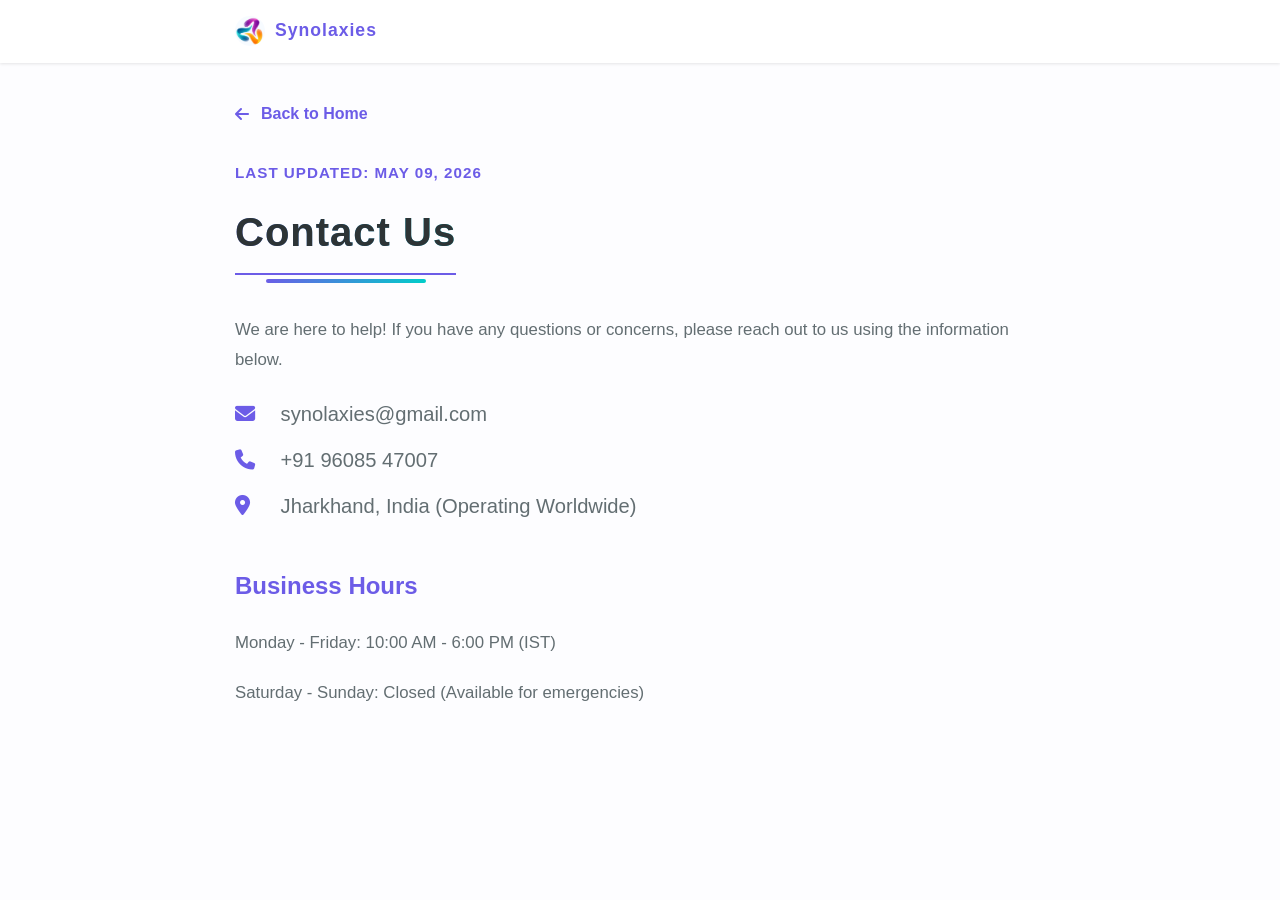
<file: legal/contact.html>
<!DOCTYPE html>
<html lang="en">

<head>
    <meta charset="UTF-8">
    <meta name="viewport" content="width=device-width, initial-scale=1.0">
    <title>Contact Us - Synolaxies Studio</title>
    <link rel="icon" href="../src/image/synolaxies-logo.png" type="image/png">
    <link rel="stylesheet" href="https://cdnjs.cloudflare.com/ajax/libs/font-awesome/6.5.2/css/all.min.css">
    <link rel="stylesheet" href="../src/styles/style.css">
    <script>
        (function () {
            const systemDark = window.matchMedia('(prefers-color-scheme: dark)').matches;
            const savedTheme = localStorage.getItem('theme');
            if (savedTheme === 'dark' || (!savedTheme && systemDark)) {
                document.documentElement.classList.add('dark-mode');
            }
        })();
    </script>
    <style>
        :root {
            --primary: #6c5ce7;
            --accent: #00cec9;
            --text: #2d3436;
            --text-light: #636e72;
            --bg: #fdfdff;
            --header-bg: rgba(255, 255, 255, 0.9);
        }

        .dark-mode {
            --bg: #0a0a12;
            --text: #ffffff;
            --text-light: #a0a0a0;
            --header-bg: rgba(10, 10, 18, 0.9);
        }

        body {
            padding-top: 80px;
            line-height: 1.8;
            color: var(--text);
            background-color: var(--bg);
            font-family: 'Poppins', sans-serif;
            transition: background 0.3s, color 0.3s;
        }

        header {
            position: fixed;
            top: 0;
            left: 0;
            width: 100%;
            padding: 15px 0;
            background: var(--header-bg);
            backdrop-filter: blur(10px);
            z-index: 1000;
            border-bottom: 1px solid rgba(255, 255, 255, 0.1);
        }

        .header-container {
            max-width: 850px;
            margin: 0 auto;
            padding: 0 20px;
            display: flex;
            align-items: center;
        }

        .logo {
            display: flex;
            align-items: center;
            gap: 10px;
            text-decoration: none;
        }

        .logo img {
            width: 30px;
            height: 30px;
            border-radius: 50%;
        }

        .logo span {
            font-family: 'Orbitron', sans-serif;
            font-weight: 900;
            color: var(--primary);
            font-size: 1.1em;
            letter-spacing: 1px;
        }

        .policy-container {
            max-width: 850px;
            margin: 0 auto;
            padding: 20px;
        }

        h1 {
            color: var(--text);
            font-family: 'Orbitron', sans-serif;
            font-size: 2.5em;
            margin-top: 10px;
            margin-bottom: 40px;
            letter-spacing: 1px;
            border-bottom: 2px solid var(--primary);
            padding-bottom: 15px;
        }

        .dark-mode h1 {
            color: #ffffff;
            border-bottom-color: var(--accent);
        }

        h2 {
            color: var(--primary);
            font-family: 'Orbitron', sans-serif;
            font-size: 1.5em;
            margin-top: 45px;
            margin-bottom: 20px;
        }

        .dark-mode h2 {
            color: var(--accent);
        }

        .back-link {
            display: flex;
            align-items: center;
            margin-bottom: 30px;
            color: var(--primary);
            text-decoration: none;
            font-weight: 600;
            font-size: 1em;
            transition: 0.3s;
        }

        .back-link:hover {
            transform: translateX(-8px);
        }

        .last-updated {
            display: block;
            color: var(--primary);
            font-size: 0.95em;
            margin-bottom: 10px;
            font-weight: 700;
            text-transform: uppercase;
            letter-spacing: 1px;
        }

        .dark-mode .last-updated {
            color: var(--accent);
        }

        p {
            margin-bottom: 20px;
            font-size: 1.05em;
            color: var(--text-light);
        }

        .dark-mode p {
            color: #d0d0d0;
        }

        strong {
            color: var(--primary);
        }

        .dark-mode strong {
            color: var(--accent);
        }

        .contact-info {
            margin-top: 20px;
            font-size: 1.2em;
        }

        .contact-info p {
            margin: 10px 0;
        }

        .contact-info i {
            color: var(--primary);
            margin-right: 15px;
            width: 25px;
        }

        .dark-mode .contact-info i {
            color: var(--accent);
        }
    </style>
</head>

<body>
    <header>
        <div class="header-container">
            <a href="../" class="logo">
                <img src="../src/image/synolaxies-logo.jpg" alt="Logo">
                <span>Synolaxies</span>
            </a>
        </div>
    </header>
    <div class="container">
        <div class="policy-container">
            <a href="../" class="back-link"><i class="fas fa-arrow-left" style="margin-right: 12px;"></i> Back to
                Home</a>
            <span class="last-updated">Last updated: May 09, 2026</span>
            <h1>Contact Us</h1>
            <p>We are here to help! If you have any questions or concerns, please reach out to us using the information
                below.</p>

            <div class="contact-info">
                <p><i class="fas fa-envelope"></i> synolaxies@gmail.com</p>
                <p><i class="fas fa-phone"></i> +91 96085 47007</p>
                <p><i class="fas fa-location-dot"></i> Jharkhand, India (Operating Worldwide)
                </p>
            </div>

            <h2 style="margin-top: 40px;">Business Hours</h2>
            <p>Monday - Friday: 10:00 AM - 6:00 PM (IST)</p>
            <p>Saturday - Sunday: Closed (Available for emergencies)</p>
        </div>
    </div>
</body>

</html>
</file>
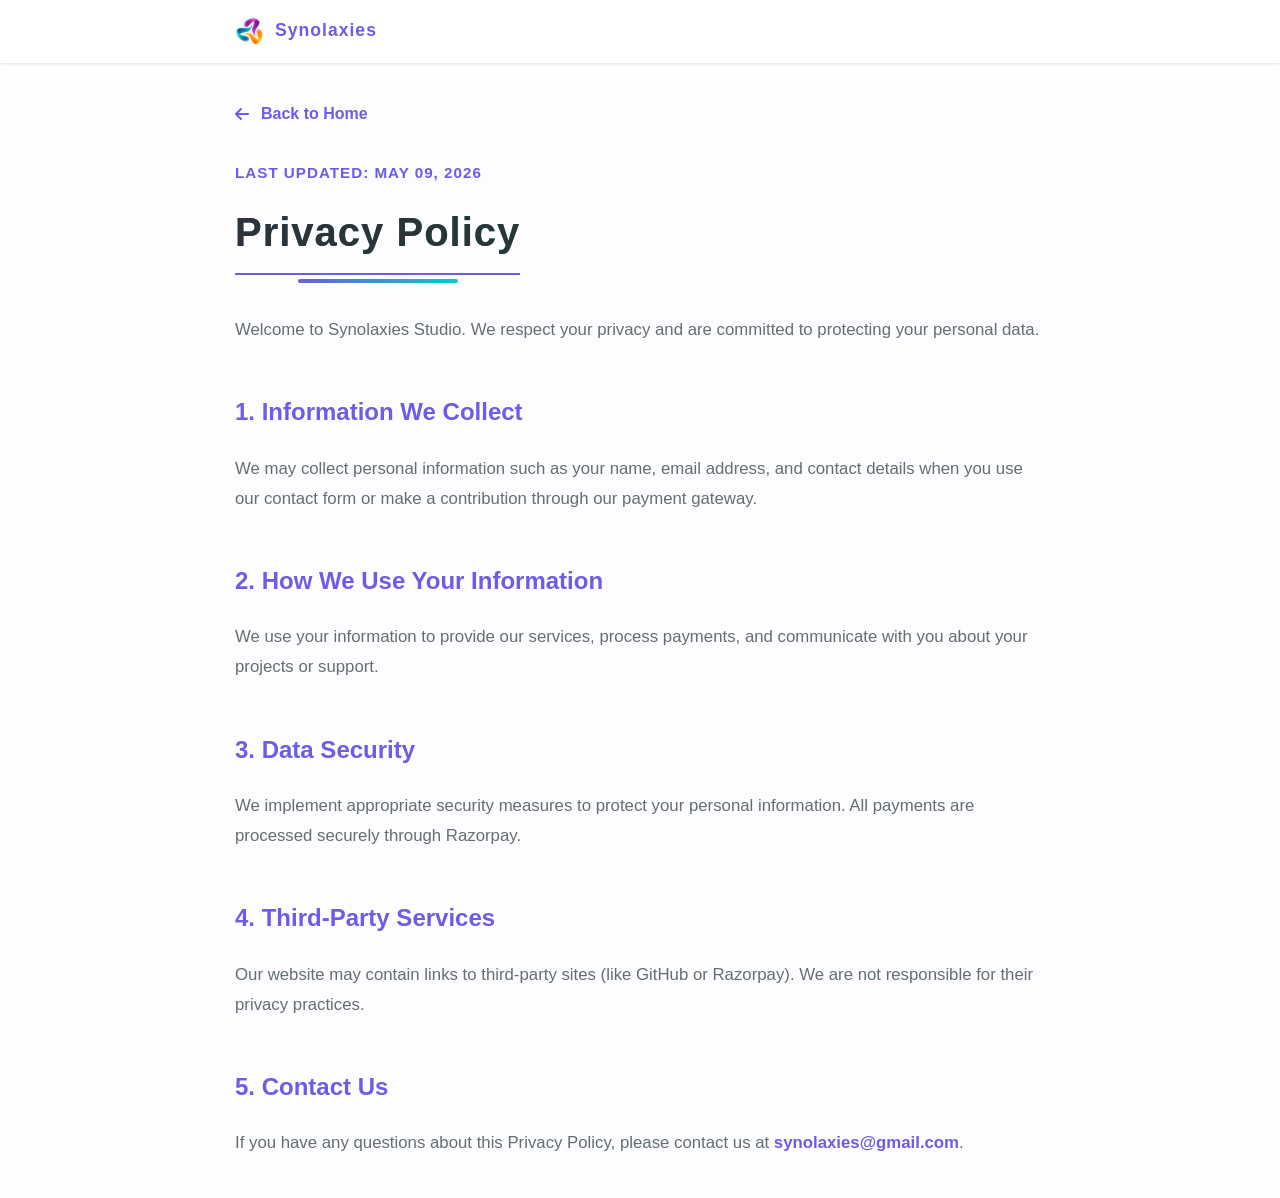
<file: legal/privacy.html>
<!DOCTYPE html>
<html lang="en">

<head>
    <meta charset="UTF-8">
    <meta name="viewport" content="width=device-width, initial-scale=1.0">
    <title>Privacy Policy - Synolaxies Studio</title>
    <link rel="icon" href="../src/image/synolaxies-logo.png" type="image/png">
    <link rel="stylesheet" href="https://cdnjs.cloudflare.com/ajax/libs/font-awesome/6.5.2/css/all.min.css">
    <link rel="stylesheet" href="../src/styles/style.css">
    <script>
        (function () {
            const systemDark = window.matchMedia('(prefers-color-scheme: dark)').matches;
            const savedTheme = localStorage.getItem('theme');
            if (savedTheme === 'dark' || (!savedTheme && systemDark)) {
                document.documentElement.classList.add('dark-mode');
            }
        })();
    </script>
    <style>
        :root {
            --primary: #6c5ce7;
            --accent: #00cec9;
            --text: #2d3436;
            --text-light: #636e72;
            --bg: #fdfdff;
            --header-bg: rgba(255, 255, 255, 0.9);
        }

        .dark-mode {
            --bg: #0a0a12;
            --text: #ffffff;
            --text-light: #a0a0a0;
            --header-bg: rgba(10, 10, 18, 0.9);
        }

        body {
            padding-top: 80px;
            line-height: 1.8;
            color: var(--text);
            background-color: var(--bg);
            font-family: 'Poppins', sans-serif;
            transition: background 0.3s, color 0.3s;
        }

        header {
            position: fixed;
            top: 0;
            left: 0;
            width: 100%;
            padding: 15px 0;
            background: var(--header-bg);
            backdrop-filter: blur(10px);
            z-index: 1000;
            border-bottom: 1px solid rgba(255, 255, 255, 0.1);
        }

        .header-container {
            max-width: 850px;
            margin: 0 auto;
            padding: 0 20px;
            display: flex;
            align-items: center;
        }

        .logo {
            display: flex;
            align-items: center;
            gap: 10px;
            text-decoration: none;
        }

        .logo img {
            width: 30px;
            height: 30px;
            border-radius: 50%;
        }

        .logo span {
            font-family: 'Orbitron', sans-serif;
            font-weight: 900;
            color: var(--primary);
            font-size: 1.1em;
            letter-spacing: 1px;
        }

        .policy-container {
            max-width: 850px;
            margin: 0 auto;
            padding: 20px;
        }

        h1 {
            color: var(--text);
            font-family: 'Orbitron', sans-serif;
            font-size: 2.5em;
            margin-top: 10px;
            margin-bottom: 40px;
            letter-spacing: 1px;
            border-bottom: 2px solid var(--primary);
            padding-bottom: 15px;
        }

        .dark-mode h1 {
            color: #ffffff;
            border-bottom-color: var(--accent);
        }

        h2 {
            color: var(--primary);
            font-family: 'Orbitron', sans-serif;
            font-size: 1.5em;
            margin-top: 45px;
            margin-bottom: 20px;
        }

        .dark-mode h2 {
            color: var(--accent);
        }

        .back-link {
            display: flex;
            align-items: center;
            margin-bottom: 30px;
            color: var(--primary);
            text-decoration: none;
            font-weight: 600;
            font-size: 1em;
            transition: 0.3s;
        }

        .back-link:hover {
            transform: translateX(-8px);
        }

        .last-updated {
            display: block;
            color: var(--primary);
            font-size: 0.95em;
            margin-bottom: 10px;
            font-weight: 700;
            text-transform: uppercase;
            letter-spacing: 1px;
        }

        .dark-mode .last-updated {
            color: var(--accent);
        }

        p {
            margin-bottom: 20px;
            font-size: 1.05em;
            color: var(--text-light);
        }

        .dark-mode p {
            color: #d0d0d0;
        }

        strong {
            color: var(--primary);
        }

        .dark-mode strong {
            color: var(--accent);
        }
    </style>
</head>

<body>
    <header>
        <div class="header-container">
            <a href="../" class="logo">
                <img src="../src/image/synolaxies-logo.jpg" alt="Logo">
                <span>Synolaxies</span>
            </a>
        </div>
    </header>
    <div class="container">
        <div class="policy-container">
            <a href="../" class="back-link"><i class="fas fa-arrow-left" style="margin-right: 12px;"></i> Back to
                Home</a>
            <span class="last-updated">Last updated: May 09, 2026</span>
            <h1>Privacy Policy</h1>

            <p>Welcome to Synolaxies Studio. We respect your privacy and are committed to protecting your personal data.
            </p>

            <h2>1. Information We Collect</h2>
            <p>We may collect personal information such as your name, email address, and contact details when you use
                our contact form or make a contribution through our payment gateway.</p>

            <h2>2. How We Use Your Information</h2>
            <p>We use your information to provide our services, process payments, and communicate with you about your
                projects or support.</p>

            <h2>3. Data Security</h2>
            <p>We implement appropriate security measures to protect your personal information. All payments are
                processed securely through Razorpay.</p>

            <h2>4. Third-Party Services</h2>
            <p>Our website may contain links to third-party sites (like GitHub or Razorpay). We are not responsible for
                their privacy practices.</p>

            <h2>5. Contact Us</h2>
            <p>If you have any questions about this Privacy Policy, please contact us at
                <strong>synolaxies@gmail.com</strong>.
            </p>
        </div>
    </div>
</body>

</html>
</file>
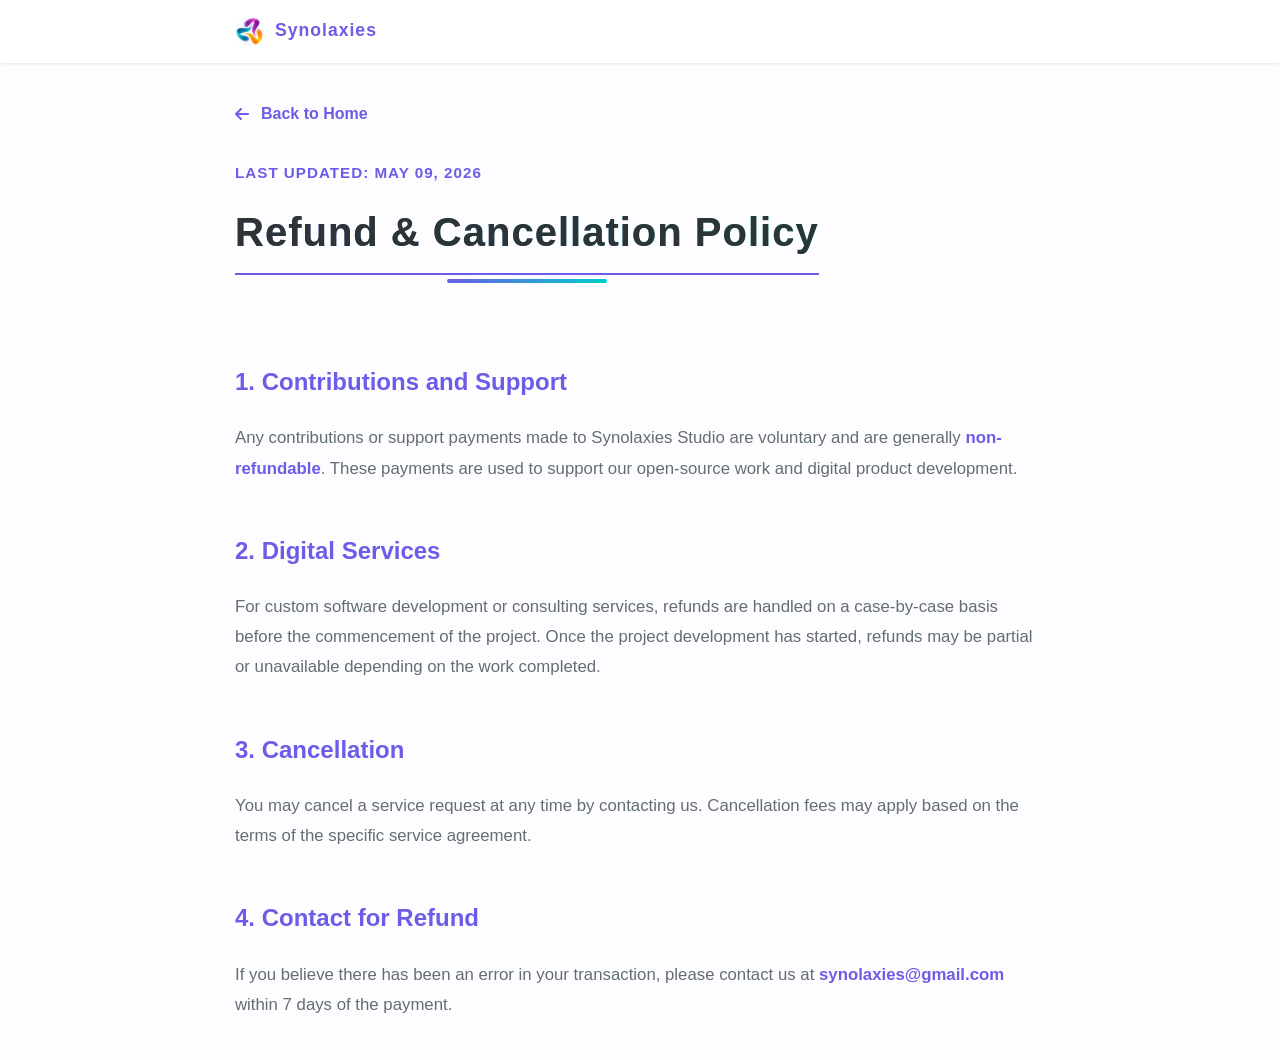
<file: legal/refund.html>
<!DOCTYPE html>
<html lang="en">

<head>
    <meta charset="UTF-8">
    <meta name="viewport" content="width=device-width, initial-scale=1.0">
    <title>Refund & Cancellation - Synolaxies Studio</title>
    <link rel="icon" href="../src/image/synolaxies-logo.png" type="image/png">
    <link rel="stylesheet" href="https://cdnjs.cloudflare.com/ajax/libs/font-awesome/6.5.2/css/all.min.css">
    <link rel="stylesheet" href="../src/styles/style.css">
    <script>
        (function () {
            const systemDark = window.matchMedia('(prefers-color-scheme: dark)').matches;
            const savedTheme = localStorage.getItem('theme');
            if (savedTheme === 'dark' || (!savedTheme && systemDark)) {
                document.documentElement.classList.add('dark-mode');
            }
        })();
    </script>
    <style>
        :root {
            --primary: #6c5ce7;
            --accent: #00cec9;
            --text: #2d3436;
            --text-light: #636e72;
            --bg: #fdfdff;
            --header-bg: rgba(255, 255, 255, 0.9);
        }

        .dark-mode {
            --bg: #0a0a12;
            --text: #ffffff;
            --text-light: #a0a0a0;
            --header-bg: rgba(10, 10, 18, 0.9);
        }

        body {
            padding-top: 80px;
            line-height: 1.8;
            color: var(--text);
            background-color: var(--bg);
            font-family: 'Poppins', sans-serif;
            transition: background 0.3s, color 0.3s;
        }

        header {
            position: fixed;
            top: 0;
            left: 0;
            width: 100%;
            padding: 15px 0;
            background: var(--header-bg);
            backdrop-filter: blur(10px);
            z-index: 1000;
            border-bottom: 1px solid rgba(255, 255, 255, 0.1);
        }

        .header-container {
            max-width: 850px;
            margin: 0 auto;
            padding: 0 20px;
            display: flex;
            align-items: center;
        }

        .logo {
            display: flex;
            align-items: center;
            gap: 10px;
            text-decoration: none;
        }

        .logo img {
            width: 30px;
            height: 30px;
            border-radius: 50%;
        }

        .logo span {
            font-family: 'Orbitron', sans-serif;
            font-weight: 900;
            color: var(--primary);
            font-size: 1.1em;
            letter-spacing: 1px;
        }

        .policy-container {
            max-width: 850px;
            margin: 0 auto;
            padding: 20px;
        }

        h1 {
            color: var(--text);
            font-family: 'Orbitron', sans-serif;
            font-size: 2.5em;
            margin-top: 10px;
            margin-bottom: 40px;
            letter-spacing: 1px;
            border-bottom: 2px solid var(--primary);
            padding-bottom: 15px;
        }

        .dark-mode h1 {
            color: #ffffff;
            border-bottom-color: var(--accent);
        }

        h2 {
            color: var(--primary);
            font-family: 'Orbitron', sans-serif;
            font-size: 1.5em;
            margin-top: 45px;
            margin-bottom: 20px;
        }

        .dark-mode h2 {
            color: var(--accent);
        }

        .back-link {
            display: flex;
            align-items: center;
            margin-bottom: 30px;
            color: var(--primary);
            text-decoration: none;
            font-weight: 600;
            font-size: 1em;
            transition: 0.3s;
        }

        .back-link:hover {
            transform: translateX(-8px);
        }

        .last-updated {
            display: block;
            color: var(--primary);
            font-size: 0.95em;
            margin-bottom: 10px;
            font-weight: 700;
            text-transform: uppercase;
            letter-spacing: 1px;
        }

        .dark-mode .last-updated {
            color: var(--accent);
        }

        p {
            margin-bottom: 20px;
            font-size: 1.05em;
            color: var(--text-light);
        }

        .dark-mode p {
            color: #d0d0d0;
        }

        strong {
            color: var(--primary);
        }

        .dark-mode strong {
            color: var(--accent);
        }
    </style>
</head>

<body>
    <header>
        <div class="header-container">
            <a href="../" class="logo">
                <img src="../src/image/synolaxies-logo.jpg" alt="Logo">
                <span>Synolaxies</span>
            </a>
        </div>
    </header>
    <div class="container">
        <div class="policy-container">
            <a href="../" class="back-link"><i class="fas fa-arrow-left" style="margin-right: 12px;"></i> Back to
                Home</a>
            <span class="last-updated">Last updated: May 09, 2026</span>
            <h1>Refund & Cancellation Policy</h1>

            <h2>1. Contributions and Support</h2>
            <p>Any contributions or support payments made to Synolaxies Studio are voluntary and are generally
                <strong>non-refundable</strong>. These payments are used to support our open-source work and digital
                product development.</p>

            <h2>2. Digital Services</h2>
            <p>For custom software development or consulting services, refunds are handled on a case-by-case basis
                before the commencement of the project. Once the project development has started, refunds may be partial
                or unavailable depending on the work completed.</p>

            <h2>3. Cancellation</h2>
            <p>You may cancel a service request at any time by contacting us. Cancellation fees may apply based on the
                terms of the specific service agreement.</p>

            <h2>4. Contact for Refund</h2>
            <p>If you believe there has been an error in your transaction, please contact us at
                <strong>synolaxies@gmail.com</strong> within 7 days of the payment.</p>
        </div>
    </div>
</body>

</html>
</file>
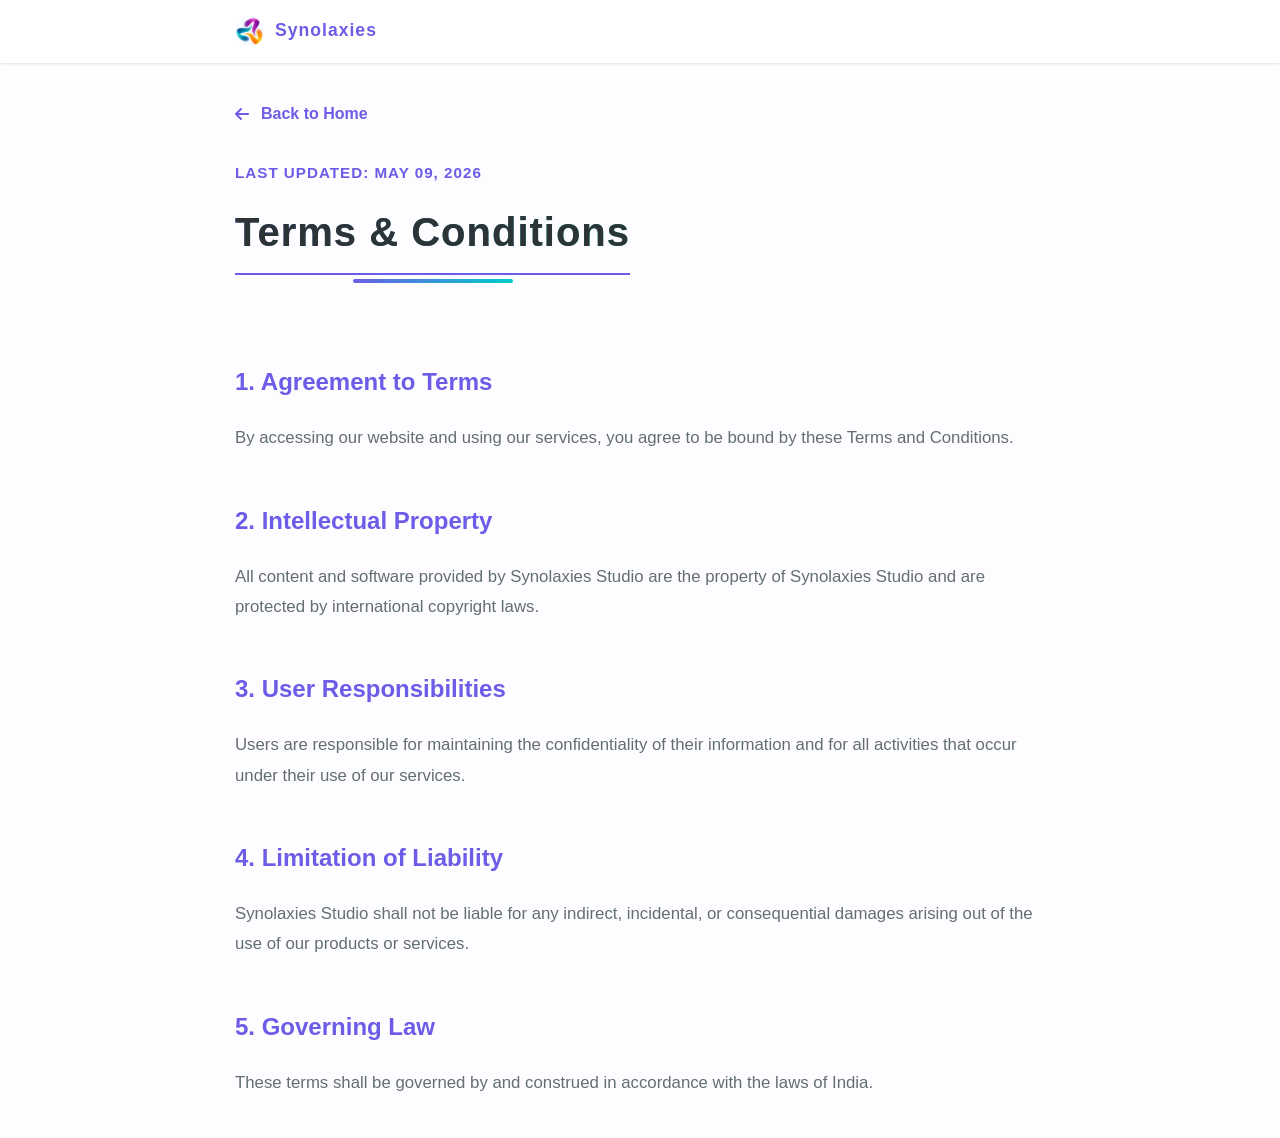
<file: legal/terms.html>
<!DOCTYPE html>
<html lang="en">

<head>
    <meta charset="UTF-8">
    <meta name="viewport" content="width=device-width, initial-scale=1.0">
    <title>Terms & Conditions - Synolaxies Studio</title>
    <link rel="icon" href="../src/image/synolaxies-logo.png" type="image/png">
    <link rel="stylesheet" href="https://cdnjs.cloudflare.com/ajax/libs/font-awesome/6.5.2/css/all.min.css">
    <link rel="stylesheet" href="../src/styles/style.css">
    <script>
        (function () {
            const systemDark = window.matchMedia('(prefers-color-scheme: dark)').matches;
            const savedTheme = localStorage.getItem('theme');
            if (savedTheme === 'dark' || (!savedTheme && systemDark)) {
                document.documentElement.classList.add('dark-mode');
            }
        })();
    </script>
    <style>
        :root {
            --primary: #6c5ce7;
            --accent: #00cec9;
            --text: #2d3436;
            --text-light: #636e72;
            --bg: #fdfdff;
            --header-bg: rgba(255, 255, 255, 0.9);
        }

        .dark-mode {
            --bg: #0a0a12;
            --text: #ffffff;
            --text-light: #a0a0a0;
            --header-bg: rgba(10, 10, 18, 0.9);
        }

        body {
            padding-top: 80px;
            line-height: 1.8;
            color: var(--text);
            background-color: var(--bg);
            font-family: 'Poppins', sans-serif;
            transition: background 0.3s, color 0.3s;
        }

        header {
            position: fixed;
            top: 0;
            left: 0;
            width: 100%;
            padding: 15px 0;
            background: var(--header-bg);
            backdrop-filter: blur(10px);
            z-index: 1000;
            border-bottom: 1px solid rgba(255, 255, 255, 0.1);
        }

        .header-container {
            max-width: 850px;
            margin: 0 auto;
            padding: 0 20px;
            display: flex;
            align-items: center;
        }

        .logo {
            display: flex;
            align-items: center;
            gap: 10px;
            text-decoration: none;
        }

        .logo img {
            width: 30px;
            height: 30px;
            border-radius: 50%;
        }

        .logo span {
            font-family: 'Orbitron', sans-serif;
            font-weight: 900;
            color: var(--primary);
            font-size: 1.1em;
            letter-spacing: 1px;
        }

        .policy-container {
            max-width: 850px;
            margin: 0 auto;
            padding: 20px;
        }

        h1 {
            color: var(--text);
            font-family: 'Orbitron', sans-serif;
            font-size: 2.5em;
            margin-top: 10px;
            margin-bottom: 40px;
            letter-spacing: 1px;
            border-bottom: 2px solid var(--primary);
            padding-bottom: 15px;
        }

        .dark-mode h1 {
            color: #ffffff;
            border-bottom-color: var(--accent);
        }

        h2 {
            color: var(--primary);
            font-family: 'Orbitron', sans-serif;
            font-size: 1.5em;
            margin-top: 45px;
            margin-bottom: 20px;
        }

        .dark-mode h2 {
            color: var(--accent);
        }

        .back-link {
            display: flex;
            align-items: center;
            margin-bottom: 30px;
            color: var(--primary);
            text-decoration: none;
            font-weight: 600;
            font-size: 1em;
            transition: 0.3s;
        }

        .back-link:hover {
            transform: translateX(-8px);
        }

        .last-updated {
            display: block;
            color: var(--primary);
            font-size: 0.95em;
            margin-bottom: 10px;
            font-weight: 700;
            text-transform: uppercase;
            letter-spacing: 1px;
        }

        .dark-mode .last-updated {
            color: var(--accent);
        }

        p {
            margin-bottom: 20px;
            font-size: 1.05em;
            color: var(--text-light);
        }

        .dark-mode p {
            color: #d0d0d0;
        }

        strong {
            color: var(--primary);
        }

        .dark-mode strong {
            color: var(--accent);
        }
    </style>
</head>

<body>
    <header>
        <div class="header-container">
            <a href="../" class="logo">
                <img src="../src/image/synolaxies-logo.jpg" alt="Logo">
                <span>Synolaxies</span>
            </a>
        </div>
    </header>
    <div class="container">
        <div class="policy-container">
            <a href="../" class="back-link"><i class="fas fa-arrow-left" style="margin-right: 12px;"></i> Back to
                Home</a>
            <span class="last-updated">Last updated: May 09, 2026</span>
            <h1>Terms & Conditions</h1>

            <h2>1. Agreement to Terms</h2>
            <p>By accessing our website and using our services, you agree to be bound by these Terms and Conditions.</p>

            <h2>2. Intellectual Property</h2>
            <p>All content and software provided by Synolaxies Studio are the property of Synolaxies Studio and are
                protected by international copyright laws.</p>

            <h2>3. User Responsibilities</h2>
            <p>Users are responsible for maintaining the confidentiality of their information and for all activities
                that occur under their use of our services.</p>

            <h2>4. Limitation of Liability</h2>
            <p>Synolaxies Studio shall not be liable for any indirect, incidental, or consequential damages arising out
                of the use of our products or services.</p>

            <h2>5. Governing Law</h2>
            <p>These terms shall be governed by and construed in accordance with the laws of India.</p>
        </div>
    </div>
</body>

</html>
</file>
<file: src/styles/style.css>
:root {
      --primary: #6c5ce7;
      --primary-dark: #5649c0;
      --primary-light: #a29bfe;
      --accent: #00cec9;
      --accent-dark: #00a8a3;
      --text: #2d3436;
      --text-light: #636e72;
      --bg: #fdfdff; /* Fix: Set a light background for the default theme */
      --card-bg: #ffffff;
      --success: #00b894;
      --warning: #fdcb6e;
      --error: #d63031;
      --shadow-sm: 0 1px 3px rgba(0,0,0,0.1);
      --shadow-md: 0 4px 6px rgba(0,0,0,0.1);
      --shadow-lg: 0 10px 25px rgba(0,0,0,0.1);
      --transition: all 0.3s cubic-bezier(0.4, 0, 0.2, 1);
      --gradient: linear-gradient(135deg, var(--primary), var(--accent));

      --footer-bg: #f8f9fa;
      --footer-text: var(--text-light);
      --footer-heading: var(--text);
      --footer-link: var(--text);
      --footer-link-hover: var(--primary);
      --footer-social-bg: #e9ecef;
      --footer-social-hover-bg: var(--primary);
    }

    /* Utility class */
    .hidden {
      display: none !important;
    }

    * {
      margin: 0;
      padding: 0;
      -webkit-tap-highlight-color: transparent; /* Remove ugly tap highlight on mobile */
      box-sizing: border-box;
    }

    html {
      scroll-behavior: smooth;
      scroll-padding-top: 80px; /* Global offset for sticky header */
    }

    body {
      font-family: 'Poppins', sans-serif;
      background-color: var(--bg);
      color: var(--text);
      line-height: 1.6;
      overflow-x: hidden;
      -webkit-font-smoothing: antialiased;
      -moz-osx-font-smoothing: grayscale;
      text-rendering: optimizeLegibility;
    }

    body.no-scroll {
      overflow: hidden;
    }

    /* =================================
    Improved Click & Focus Experience
    ================================= */
    /* Remove the default browser outline for a cleaner look on all focused elements */
    :focus {
      outline: none;
    }

    /* Apply a custom, branded focus style only when tabbing (keyboard navigation) */
    /* This provides a better experience than the default blue rectangle */
    .cta-btn:focus-visible,
    .icon-btn-header:focus-visible,
    .menu-toggle:focus-visible,
    .drawer-close:focus-visible,
    .modal-close:focus-visible,
    .modal-btn:focus-visible,
    .back-to-top:focus-visible,
    .project-link:focus-visible,
    .footer-nav-links a:focus-visible,
    .social-links a:focus-visible,
    .faq-item summary:focus-visible,
    .drawer-link:focus-visible {
      box-shadow: 0 0 0 3px var(--card-bg), 0 0 0 5px var(--primary);
      transition: box-shadow 0.2s ease-in-out;
    }

    /* Preloader Styles */
    #preloader {
      position: fixed;
      top: 0;
      left: 0;
      width: 100%;
      height: 100%;
      background-color: var(--bg);
      z-index: 9999;
      display: flex;
      justify-content: center;
      align-items: center;
      transition: opacity 0.5s ease 0.2s, visibility 0.5s ease 0.2s; /* Add a small delay */
    }

    #preloader.loaded {
      opacity: 0;
      visibility: hidden;
    }

    .loader-spinner {
      width: 50px;
      height: 50px;
      border: 5px solid var(--primary-light);
      border-top-color: var(--primary);
      border-radius: 50%;
      animation: spin 1s ease-in-out infinite;
    }

    /* Particle Background */
#particles-js {
  position: fixed;
  width: 100%;
  height: 400vh; /* Make the canvas extremely tall to prevent it from scrolling out of view. */
  top: 0;
  left: 0;
  z-index: -1;
  background-color: var(--bg);
}

#moon-container {
  position: fixed;
  top: 10.5vh;
  left: 5vw;
  width: 40px;
  height: 40px;
  z-index: 0;
}

.moon {
  width: 100%;
  height: 100%;
  border-radius: 50%;
  position: relative;
  overflow: hidden;
  /* Day Time Moon: Faint and washed out, barely visible against the light sky. */
  background-color: rgba(220, 220, 220, 0.5); /* Very light, semi-transparent base */
  background-image: radial-gradient(circle at 40% 50%, rgba(245, 245, 245, 0.6) 50%, transparent 80%);
  /* No glow during the day, just a very subtle edge to define it from the sky */
  box-shadow: inset 0 0 10px rgba(0, 0, 0, 0.05);
  transition: background-color 0.5s ease, box-shadow 0.5s ease, opacity 0.5s ease;
  opacity: 0.8; /* Make it slightly transparent during the day */
}

.moon::after {
  content: '';
  position: absolute;
  top: 0;
  left: 0;
  width: 100%;
  height: 100%;
  border-radius: 50%;
  /* Day Time Texture: Extremely subtle craters */
  background-image:
    radial-gradient(circle at 25% 70%, rgba(0,0,0,0.02) 0%, transparent 25%),
    radial-gradient(circle at 70% 30%, rgba(0,0,0,0.03) 0%, transparent 15%);
  transition: background-image 0.5s ease, opacity 0.5s ease;
}

/* Shooting Stars */
.star {
  position: absolute;
  top: -80px;
  width: 3px;
  height: 100px;
  /* नीचे मोटा, ऊपर fade */
  background: linear-gradient(to top, white 0%, rgba(255,255,255,0) 100%);
  border-radius: 50% 50% 0 0;
  animation: fall linear forwards;
  filter: drop-shadow(0 0 8px white);
}

@keyframes fall {
  to {
    transform: translateY(110vh);
    opacity: 0;
  }
}

    /* Floating Elements */
    .floating-elements {
      position: fixed;
      top: 0;
      left: 0;
      width: 100%;
      height: 100%;
      pointer-events: none;
      z-index: -1;
      overflow: hidden;
    }

    .floating-element {
      position: absolute;
      border-radius: 50%;
      opacity: 0.1;
      filter: blur(1px);
      animation: float 15s infinite ease-in-out;
    }

    .floating-element:nth-child(1) {
      width: 150px; height: 150px; background-color: var(--primary); top: 10%; left: 5%; animation-delay: 0s;
    }
    .floating-element:nth-child(2) {
      width: 200px; height: 200px; background-color: var(--accent); bottom: 15%; right: 10%; animation-delay: 2s;
    }
    .floating-element:nth-child(3) {
      width: 100px; height: 100px; background-color: var(--primary-light); top: 30%; right: 20%; animation-delay: 4s;
    }

    @keyframes float {
      0%, 100% {
        transform: translate(0, 0);
      }
      50% {
        transform: translate(20px, 20px);
      }
    }

    /* Header */
    header {
      background-color: rgba(255, 255, 255, 0.95);
      box-shadow: var(--shadow-sm);
      padding: 0.75rem 0;
      position: sticky;
      top: 0;
      z-index: 100;
      backdrop-filter: blur(5px);
      animation: slideDown 0.5s ease-out;
    }

    @keyframes slideDown {
      from {
        transform: translateY(-100%);
      }
      to {
        transform: translateY(0);
      }
    }

    .icon-btn-header {
      background: transparent;
      color: var(--primary);
      display: inline-flex;
      align-items: center;
      justify-content: center;
      text-decoration: none;
      font-size: 1.2rem;
      transition: var(--transition);
      border: none;
      cursor: pointer;
      padding: 0.5rem;
    }

    .icon-btn-header:hover {
      color: var(--primary-dark);
      transform: scale(1.1);
    }

    .icon-btn-header:active {
      transform: scale(0.95);
      transition: transform 0.1s ease;
    }

    .header-actions {
      display: flex;
      align-items: center;
      gap: 0.5rem;
    }

    .cta-btn-small {
      background: var(--primary);
      color: white;
      padding: 0.5rem 1rem;
      border-radius: 6px;
      text-decoration: none;
      font-weight: 500;
      font-size: 0.9rem;
      transition: var(--transition);
      white-space: nowrap;
    }

    .cta-btn-small:hover {
      background: var(--primary-dark);
      transform: translateY(-2px);
    }


    .container {
      width: 100%;
      max-width: 1200px;
      margin: 0 auto;
      padding: 0 1.5rem;
    }

    .navbar {
      display: flex;
      justify-content: space-between;
      align-items: center;
    }

.logo {
  display: flex;
  align-items: center;
  gap: 0.4rem;
  text-decoration: none;
}

.logo-container {
  position: relative;
  padding: 4px; /* Border thickness */
  border-radius: 50%;
  display: inline-flex;
  align-items: center;
  justify-content: center;
  background: transparent;
}

.logo-container::before {
  content: '';
  position: absolute;
  inset: 0;
  border-radius: 50%;
  background: conic-gradient(
    from 0deg,
    #ffecd2,
    #fcb69f,
    #ffecd2
  );
  animation: slow-rotate 8s linear infinite;
  filter: blur(1px) brightness(1.1);
  z-index: 0;
}

.logo-container::after {
  content: '';
  position: absolute;
  inset: -4px; /* Outer glow size */
  border-radius: 50%;
  background: radial-gradient(circle, rgba(255,255,255,0.3), transparent);
  animation: pulse-glow 4s ease-in-out infinite;
  z-index: -1;
}

@keyframes slow-rotate {
  0%   { transform: rotate(0deg); }
  100% { transform: rotate(360deg); }
}

@keyframes pulse-glow {
  0%, 100% { opacity: 0.4; transform: scale(1); }
  50%      { opacity: 0.8; transform: scale(1.05); }
}

.logo-img {
  width: 40px;
  height: 40px;
  border-radius: 50%;
  object-fit: cover;
  background-color: var(--bg);
  position: relative;
  z-index: 1;
  box-shadow: 0 0 6px rgba(255,255,255,0.4);
}

/* Make header logo smaller for a more compact look */
header .logo-img {
  width: 24px;
  height: 24px;
}
header .logo-container {
  padding: 2px;
}

    .logo-text {
      transition: max-width 0.4s ease, opacity 0.4s ease, margin-left 0.4s ease;
      display: inline-block;
      white-space: nowrap;
      overflow: hidden;
      vertical-align: middle;
      text-overflow: ellipsis;
      font-weight: 600;
      color: var(--primary);
      font-size: 1.25rem;
    }

    .menu-toggle {
      display: block;
      background: none;
      border: none;
      font-size: 1.5rem;
      color: var(--primary);
      cursor: pointer;
      padding: 0.5rem;
      line-height: 1;
    }

    /* Drawer Menu */
    .drawer-overlay {
      position: fixed;
      top: 0;
      left: 0;
      width: 100%;
      height: 100%;
      background-color: rgba(0, 0, 0, 0.5);
      z-index: 101;
      opacity: 0;
      visibility: hidden;
      transition: opacity 0.3s ease, visibility 0.3s ease;
    }

    .drawer-overlay.active {
      opacity: 1;
      visibility: visible;
    }

    .drawer {
      position: fixed;
      top: 0;
      right: 0;
      width: 300px;
      gap: 0;
      max-width: 80%;
      height: 100%;
      background-color: #fdfdff;
      box-shadow: var(--shadow-lg);
      z-index: 102;
      transform: translateX(100%);
      transition: transform 0.3s ease;
      display: flex;
      flex-direction: column;
    }

    .drawer.active {
      transform: translateX(0);
    }

    .drawer-header .logo-img {
      width: 18px;
      height: 18px;
    }
    .drawer-header .logo-text {
      font-size: 1rem;
    }
    .drawer-header {
      display: flex;
      justify-content: space-between;
      align-items: center;
      padding: 1rem 1.5rem;
      border-bottom: 1px solid var(--bg);
    }

    .drawer-close {
      background: none;
      border: none;
      font-size: 1.5rem;
      color: var(--text-light);
      cursor: pointer;
      transition: var(--transition);
    }

    .drawer-close:hover {
      color: var(--primary);
    }

    .drawer-content {
      flex-grow: 1;
      gap: 0;
      overflow-y: auto;
      padding: 0;
      /* Use a cleaner, solid background that matches the page */
      background-color: var(--bg);
    }

    .drawer-nav {
      display: flex;
      flex-direction: column;
      gap: 0; /* Removed gap between options */
    }

    .drawer-link {
      color: var(--text-light);
      text-decoration: none;
      font-size: 1.05rem;
      font-weight: 500;
      padding: 0.85rem 1.5rem;
      /* border-radius: 8px; */
      transition: var(--transition);
      display: flex;
      align-items: center;
      gap: 1rem;
      /* Reset for button elements */
      background: none;
      border: none;
      cursor: pointer;
      width: 100%;
      text-align: left;
      font-family: inherit;
    }

    .drawer-link:hover {
      background-color: transparent;
      color: var(--primary);
    }

    .drawer-link.active {
      background-color: transparent;
      color: var(--primary);
      font-weight: 600;
    }

    .drawer-link i {
      transition: var(--transition);
      color: currentColor;
      font-size: 1.1rem;
    }

    .drawer-divider {
      border: none;
      height: 1px;
      background-color: #eef0f3;
      /* Give it some vertical and horizontal space */
      margin: 0.5rem 1.5rem;
    }

    .drawer-section {
      padding: 0;
    }

    .drawer-section-title {
      font-size: 0.8rem;
      font-weight: 600;
      color: var(--text-light);
      text-transform: uppercase;
      letter-spacing: 0.5px;
      margin-bottom: 1rem;
    }

    .drawer-footer {
      padding: 0.75rem 1.5rem;
      border-top: 1px solid #eef0f3;
      background-color: var(--bg);
    }

    .drawer-footer .social-links {
      display: flex;
      gap: 1.25rem;
      margin: 0 auto 1rem;
      justify-content: center;
    }

    .drawer-footer .social-links a {
      color: var(--text-light);
      font-size: 1.1rem;
      transition: var(--transition);
    }

    .drawer-footer .social-links a:hover {
      color: var(--primary);
      transform: translateY(-2px);
    }

    .drawer-legal {
      text-align: center;
      margin-top: 1.5rem;
      font-size: 0.8rem;
    }

    .drawer-legal a {
      color: var(--text-light);
      text-decoration: none;
      margin: 0 0.5rem;
      transition: var(--transition);
    }

    .drawer-legal a:hover {
      color: var(--primary);
      text-decoration: underline;
    }

    .drawer-footer .copyright {
      font-size: 0.8rem;
      color: var(--text-light);
      text-align: center;
      margin-top: 0;
    }

    /* Transaction ID in Modal */
    .modal .transaction-id {
      font-size: 0.9rem;
      color: var(--text-light);
      margin-top: -1rem;
      margin-bottom: 2rem;
      word-break: break-all;
    }

    .section-title {
      text-align: center;
      width: 100%;
      margin-bottom: 3rem;
    }

    /* FAQ Section */
    .faq-section {
      padding: 4rem 0;
      text-align: center;
    }

    .faq-section h2 {
      font-size: 1.8rem;
      margin-bottom: 2.5rem;
      color: var(--primary);
    }

    .faq-container {
      max-width: 650px; /* Made it thinner for better readability */
      margin: 0 auto;
      text-align: left;
    }

    .faq-item {
      /* Removed card-like styles for a cleaner, Google-like list */
      border-bottom: 1px solid #eef0f3;
      transition: var(--transition);
    }

    .faq-item:first-of-type {
      border-top: 1px solid #eef0f3;
    }

    .faq-item[open] {
      /* Remove the open state box-shadow and border change */
      box-shadow: none;
    }

    .faq-item summary {
      font-weight: 500; /* Slightly less bold */
      padding: 1.25rem 0.5rem; /* Reduced padding for a tighter look */
      cursor: pointer;
      list-style: none;
      display: flex;
      justify-content: space-between;
      align-items: center;
      color: var(--text);
      transition: color 0.3s ease;
    }

    .faq-item summary:hover {
      color: var(--primary);
    }

    .faq-item summary::after {
      content: '\f078'; /* Font Awesome chevron-down */
      font-family: 'Font Awesome 6 Free';
      font-weight: 900;
      transition: transform 0.4s cubic-bezier(0.25, 0.46, 0.45, 0.94);
    }

    .faq-item[open] > summary {
      font-weight: 600; /* Make it a bit bolder when open */
      color: var(--primary);
      border-bottom-color: transparent; /* No bottom border on summary */
    }

    .faq-item .faq-content {
      /* Animation styles for accordion effect */
      overflow: hidden;
      max-height: 0;
      transition: max-height 0.4s ease-out, padding 0.4s ease-out;
      padding: 0 0.5rem; /* Match horizontal padding of summary */
      color: var(--text-light);
    }

    .faq-item[open] .faq-content {
      max-height: 20rem; /* Adjust if content is longer */
      padding: 0 0.5rem 1.5rem; /* Add bottom padding when open */
      transition: max-height 0.5s ease-in-out, padding 0.5s ease-in-out;
    }

    /* Main Content */
    main {
      padding: 3rem 0 0; /* Removed bottom padding to avoid double-spacing with footer */
    }

    .hero {
      text-align: center;
      max-width: 800px;
      margin: 0 auto 3rem;
      position: relative;
    }

    @keyframes fadeIn {
      from {
        opacity: 0;
        transform: translateY(20px);
      }
      to {
        opacity: 1;
        transform: translateY(0);
      }
    }

    h1 {
      font-size: clamp(1.8rem, 5vw, 2.5rem);
      margin-bottom: 1.5rem;
      line-height: 1.3;
      background: linear-gradient(45deg, var(--primary), var(--accent));
      -webkit-background-clip: text;
      background-clip: text;
      color: transparent;
      position: relative;
      display: inline-block;
    }

    h1::after {
      content: '';
      position: absolute;
      bottom: -10px;
      left: 50%;
      transform: translateX(-50%);
      width: 160px;
      height: 4px;
      background: var(--gradient);
      border-radius: 2px;
    }

    .hero p {
      font-size: clamp(1rem, 2vw, 1.1rem);
      color: var(--text-light);
      margin-bottom: 2rem;
    }

    /* Enhanced Hero CTA Button */
    .hero .cta-btn {
      display: inline-flex; /* Align icon and text */
      align-items: center;
      gap: 0.75rem; /* Space between icon and text */
      border: none; /* Ensure no default border */
      padding: 1rem 2.5rem;
      font-size: 1.1rem;
      font-weight: 600;
      border-radius: 50px; /* Pill shape */
      background: var(--gradient);
      background-size: 200% auto; /* For gradient animation */
      color: white;
      box-shadow: 0 5px 20px rgba(108, 92, 231, 0.4);
      transition: transform 0.3s ease, box-shadow 0.3s ease, background-position 0.4s ease;
    }
    .hero .cta-btn:hover {
      transform: translateY(-3px);
      box-shadow: 0 8px 25px rgba(108, 92, 231, 0.5);
      background-position: right center; /* Animate gradient on hover */
    }
    .hero .cta-btn:active {
      transform: translateY(0) scale(0.98); /* "Pressed" effect */
      box-shadow: 0 4px 15px rgba(108, 92, 231, 0.4); /* Slightly smaller shadow */
    }

    /* Animate the icon inside the button */
    .hero .cta-btn i {
      transition: transform 0.3s ease;
    }

    .hero .cta-btn:hover i {
      transform: scale(1.15) rotate(-10deg); /* Make icon pop and tilt a bit */
    }

    .hero-stats {
      display: flex;
      justify-content: center;
      gap: 2rem;
      margin: 2.5rem 0;
      flex-wrap: wrap;
    }

    .stat-item {
      text-align: center;
      min-width: 100px;
    }

    .stat-number {
      font-size: clamp(2rem, 5vw, 2.5rem);
      font-weight: 700;
      color: var(--primary);
      display: block;
    }

    .stat-label {
      font-size: 0.9rem;
      color: var(--text-light);
      text-transform: uppercase;
      letter-spacing: 1px;
    }

    /* Donation Options */
    .donation-options {
      display: flex;
      justify-content: center;
      gap: 0.5rem; /* A small gap between buttons */
      margin: 2rem auto;
      /* Removed flex-wrap to keep buttons in a single row */
    }

    .donation-amount {
      position: relative;
      flex: 1; /* Each button container will take equal space */
      display: flex; /* To make the label/button inside fill the height */
    }

    .donation-amount input[type="radio"] {
      position: absolute;
      opacity: 0;
    }
    
  .donation-amount label {
      width: 100%; /* Make the button fill its container */
      display: flex;
      align-items: center;
      justify-content: center;
    color: white;
      padding: 0.8rem 0.5rem;
      border-radius: 0;
      font-size: 0.9rem;
      font-weight: 600;
      cursor: pointer;
      transition: var(--transition);
      border: 2px solid transparent; /* For smooth transition on selection */
      box-shadow: var(--shadow-sm);
      white-space: nowrap; /* Prevent text from wrapping inside button */
    }

    label[for="amount-50"]  { background-color: var(--success); }
    label[for="amount-100"] { background-color: var(--primary); }
    label[for="amount-500"] { background-color: var(--error); }

    .donation-amount input[type="radio"]:checked + label {
      transform: translateY(-3px) scale(1.05);
      box-shadow: var(--shadow-lg);
      border-color: white;
    }

    /* Custom focus for radio buttons - style the label when the input is focused */
    .donation-amount input[type="radio"]:focus-visible + label {
      box-shadow: 0 0 0 2px var(--card-bg), 0 0 0 4px var(--primary);
    }


    .donation-amount label:hover {
      transform: translateY(-2px);
      box-shadow: var(--shadow-md);
      filter: brightness(1.1);
    }

    /* New Transforming Input Button */
    .custom-entry-wrapper {
      position: relative;
      margin-top: 1rem;
      width: 100%;
      padding: 0.9rem;
      background: var(--card-bg);
      color: var(--primary);
      border: 1px solid var(--primary-light);
      border-radius: 0;
      cursor: pointer;
      transition: var(--transition);
      display: flex;
      align-items: center;
      justify-content: center;
    }

    .custom-entry-wrapper:hover {
      background: var(--primary-light);
      color: var(--primary-dark);
    }

    .custom-entry-placeholder {
      font-size: 1.05rem;
      font-weight: 600;
      display: flex;
      align-items: center;
      justify-content: center;
      gap: 0.5rem;
      transition: opacity 0.2s ease, transform 0.2s ease;
    }

    .custom-entry-input {
      position: absolute;
      top: 0;
      left: 0;
      width: 100%;
      height: 100%;
      padding: 1rem 1rem 1rem 2.5rem; /* Padding for rupee icon */
      border: 2px solid var(--primary);
      border-radius: 0;
      font-size: 1rem;
      font-family: inherit;
      background-color: var(--card-bg);
      color: var(--text);
      /* Hide the input by default */
      opacity: 0;
      visibility: hidden;
      transform: scale(0.95);
      transition: var(--transition);
    }

    /* Rupee icon using a pseudo-element */
    .custom-entry-wrapper::before {
      content: '\f156'; /* Font Awesome Rupee sign */
      font-family: 'Font Awesome 6 Free';
      font-weight: 900;
      position: absolute;
      top: 50%;
      left: 1rem;
      transform: translateY(-50%);
      color: var(--text-light);
      z-index: 2;
      /* Hide icon by default */
      opacity: 0;
      transition: opacity 0.2s ease;
    }

    /* --- Input Mode Active State --- */
    .custom-entry-wrapper.input-mode {
      background: transparent;
      border-color: transparent;
      cursor: default;
    }

    .custom-entry-wrapper.input-mode .custom-entry-placeholder {
      opacity: 0;
      visibility: hidden;
    }

    .custom-entry-wrapper.input-mode .custom-entry-input {
      opacity: 1;
      visibility: visible;
      transform: scale(1);
    }

    .custom-entry-wrapper.input-mode::before {
      opacity: 1;
    }

    /* Error state for input */
    .custom-entry-input.error {
      border-color: var(--error);
      animation: shake 0.4s;
    }

    @keyframes shake {
      0%, 100% { transform: translateX(0); }
      25% { transform: translateX(-5px); }
      75% { transform: translateX(5px); }
    }

    .custom-entry-input:focus {
      outline: none;
      border-color: var(--primary);
      box-shadow: 0 0 0 3px rgba(108, 92, 231, 0.2);
    }

    .payment-action-wrapper {
      margin-top: 1.5rem; /* Added consistent space above the pay button */
    }

    /* Specific styling for the payment button inside the modal */
    .cta-modal .payment-action-wrapper .cta-btn {
      width: 90%;
      padding: 0.9rem;
      font-size: 1.05rem;
      font-weight: 600;
      background: var(--primary);
      color: white;
    }

    /* Disabled state for CTA button */
    .cta-btn:disabled {
      background: var(--text-light);
      cursor: not-allowed;
      transform: none;
      box-shadow: none;
    }

    .cta-btn.loading:disabled {
      background: var(--primary); /* Keep color when loading */
    }

    .spinner {
      display: none;
      width: 20px;
      height: 20px;
      border: 3px solid rgba(255, 255, 255, 0.3);
      border-radius: 50%;
      border-top-color: white;
      animation: spin 1s ease-in-out infinite;
      margin-left: 10px;
    }

    @keyframes spin {
      to { transform: rotate(360deg); }
    }

    .cta-btn.loading .spinner {
      display: inline-block;
    }

    .security-note {
      font-size: 0.9rem;
      color: var(--text-light);
      margin-top: 1rem;
      display: flex;
      align-items: center;
      justify-content: center;
      gap: 0.5rem;
    }

    /* Value Props */
    .value-props {
      margin: 4rem auto;
      text-align: center;
    }

    .value-props .section-title {
      font-size: 1.8rem;
      margin-bottom: 2.5rem;
      color: var(--primary);
    }

    .value-cards-container {
      display: grid;
      grid-template-columns: repeat(auto-fit, minmax(280px, 1fr));
      gap: 1.5rem;
    }

    .value-card {
      background-color: var(--card-bg);
      border-radius: 12px;
      padding: 2rem;
      box-shadow: var(--shadow-sm);
      transition: var(--transition);
      position: relative;
      overflow: hidden;
    }

    .value-card[data-animation="fade-in-up"]:nth-child(2) {
      transition-delay: 0.1s;
    }

    .value-card[data-animation="fade-in-up"]:nth-child(3) {
      transition-delay: 0.2s;
    }

    .value-card:hover {
      transform: translateY(-5px);
      box-shadow: var(--shadow-md);
    }

    .value-card::before {
      content: '';
      position: absolute;
      top: 0;
      left: 0;
      width: 100%;
      height: 100%;
      background: var(--gradient);
      opacity: 0;
      transition: var(--transition);
      z-index: -1;
    }

    .value-card:hover::before {
      opacity: 0.05;
    }

    .value-icon {
      width: 60px;
      height: 60px;
      background: var(--gradient);
      color: white;
      border-radius: 50%;
      display: flex;
      align-items: center;
      justify-content: center;
      font-size: 1.5rem;
      margin: 0 auto 1.5rem;
      box-shadow: 0 4px 10px rgba(108, 92, 231, 0.2);
    }

    .value-card h3 {
      font-size: 1.25rem;
      margin-bottom: 0.75rem;
      color: var(--primary);
      text-align: center;
    }

    .value-card p {
      color: var(--text-light);
      font-size: 0.95rem;
      text-align: center;
    }

    /* Projects Section */
    .projects-section {
      padding: 4rem 0;
      text-align: center;
    }

    .projects-section .section-title {
      font-size: 1.8rem;
      margin-bottom: 2.5rem;
      color: var(--primary);
    }

    .projects-grid {
      display: grid;
      grid-template-columns: repeat(auto-fit, minmax(300px, 1fr));
      gap: 1.5rem;
    }

    .project-card {
      background-color: var(--card-bg);
      border-radius: 12px;
      box-shadow: var(--shadow-sm);
      overflow: hidden;
      transition: var(--transition);
      text-align: left;
      display: flex;
      flex-direction: column;
    }

    .project-card:hover {
      transform: translateY(-5px);
      box-shadow: var(--shadow-md);
    }

    .project-image {
      width: 100%;
      height: 200px;
      object-fit: cover;
    }

    .project-content {
      padding: 1.5rem;
      flex-grow: 1;
      display: flex;
      flex-direction: column;
    }

    .project-content h3 {
      font-size: 1.25rem;
      margin-bottom: 0.5rem;
      color: var(--primary);
    }

    .project-content p {
      color: var(--text-light);
      font-size: 0.95rem;
      margin-bottom: 1rem;
      flex-grow: 1;
    }

    .project-tags {
      display: flex;
      flex-wrap: nowrap; /* Prevent wrapping to second line */
      gap: 0.5rem;
      margin-bottom: 1rem;
      overflow-x: auto; /* Enable horizontal scrolling */
      scrollbar-width: none; /* Hide scrollbar for Firefox */
      -ms-overflow-style: none; /* Hide scrollbar for IE/Edge */
      padding-bottom: 5px;
    }

    .project-tags::-webkit-scrollbar {
      display: none; /* Hide scrollbar for Chrome/Safari */
    }

    .project-tags span {
      background-color: var(--primary-light);
      color: var(--primary-dark);
      padding: 0.25rem 0.75rem;
      border-radius: 16px;
      font-family: 'Outfit', sans-serif;
      font-size: 0.8rem;
      font-weight: 800; /* Extra Bold */
      white-space: nowrap;
      flex-shrink: 0;
    }

    .project-links {
      display: flex;
      gap: 1rem;
      margin-top: auto; /* Pushes links to the bottom */
    }

    .project-link {
      color: var(--primary);
      text-decoration: none;
      font-weight: 600;
      transition: var(--transition);
    }

    .project-link:hover {
      color: var(--primary-dark);
      text-decoration: underline;
    }

    .project-link.disabled {
      color: var(--text-light);
      cursor: not-allowed;
      pointer-events: none;
    }

    .project-link.disabled:hover {
      color: var(--text-light);
      text-decoration: none;
    }
    /* Testimonials */
    .testimonials {
      margin: 4rem auto;
      text-align: center;
    }

    .testimonials h2 {
      font-size: 1.8rem;
      margin-bottom: 2rem;
      color: var(--primary);
    }

    .testimonial-card {
      background: var(--card-bg);
      border-radius: 8px; /* Sharper corners for a modern look */
      padding: 1.5rem; /* Uniform padding */
      box-shadow: var(--shadow-sm);
      text-align: left;
      position: relative;
      border: 1px solid #eef0f3;
      height: 100%; /* Ensure cards in a row have same height */
      display: flex;
      flex-direction: column;
      transition: var(--transition);
    }

    .testimonial-card:hover {
      transform: translateY(-5px);
      box-shadow: var(--shadow-md);
    }

    /* Skeleton Loader for Testimonials */
    .skeleton-card {
      pointer-events: none;
    }

    .skeleton-line {
      background-color: #eef0f3;
      border-radius: 4px;
      height: 1em;
      margin-bottom: 0.75em;
      animation: shimmer 1.5s infinite linear;
    }

    .skeleton-card .skeleton-line-long { width: 90%; }
    .skeleton-card .skeleton-line-short { width: 60%; }

    .skeleton-author {
      display: flex;
      align-items: center;
      margin-top: 1.5rem;
    }

    .skeleton-avatar {
      width: 40px;
      height: 40px;
      border-radius: 50%;
      background-color: #eef0f3;
      margin-right: 0.75rem;
      animation: shimmer 1.5s infinite linear;
    }

    .skeleton-author-info {
      flex-grow: 1;
    }

    .skeleton-line-author { width: 50%; height: 0.9em; }
    .skeleton-line-role { width: 70%; height: 0.8em; }

    @keyframes shimmer {
      0% { background-color: #eef0f3; }
      50% { background-color: #f8f9fa; }
      100% { background-color: #eef0f3; }
    }

    .testimonial-card::before {
      /* Removed the large quote icon for a cleaner, more professional look */
      display: none;
    }

    .testimonial-content {
      margin-top: 0;
      font-style: italic; /* Classic, clean look for testimonials */
      color: var(--text-light);
      position: relative;
      z-index: 1;
      flex-grow: 1; /* Allow content to take up space */
    }

    .testimonial-author {
      display: flex;
      align-items: center;
      margin-top: 1rem;
    }

    .author-avatar {
      width: 40px;
      height: 40px;
      border-radius: 50%;
      object-fit: cover;
      margin-right: 0.75rem;
      border: 2px solid var(--primary-light);
    }

    .author-info h4 {
      font-size: 0.9rem;
      color: var(--primary);
      margin-bottom: 0.2rem;
    }

    .author-info p {
      font-size: 0.8rem;
      color: var(--text-light);
    }

    /* Testimonial Slider (Swiper) */
    .testimonial-slider {
      padding: 1rem 0 3rem; /* Add padding for pagination */
      margin: 0 -1rem; /* Negative margin to allow buttons to be outside */
    }

    .swiper-slide {
      height: auto; /* Allow slides to determine their height */
      padding: 0 1rem;
    }

    .swiper-pagination-bullet {
      background-color: var(--primary-light);
      opacity: 0.8;
    }

    .swiper-pagination-bullet-active {
      background-color: var(--primary);
    }

    .swiper-button-next,
    .swiper-button-prev {
      color: var(--text-light); /* More subtle color */
      background-color: transparent;
      width: 44px;
      height: 44px;
      border-radius: 50%;
      box-shadow: none;
      transition: var(--transition);
      border: none;
    }

    .swiper-button-next:hover,
    .swiper-button-prev:hover {
      background-color: var(--bg); /* Subtle background on hover */
      color: var(--primary);
      transform: scale(1.1);
    }

    .swiper-button-next::after,
    .swiper-button-prev::after {
      font-size: 1.5rem; /* Make the arrow a bit bigger */
      font-weight: 900;
    }

    /* Success Modal */
    .modal-overlay {
      position: fixed;
      top: 0;
      left: 0;
      right: 0;
      bottom: 0;
      background: rgba(0, 0, 0, 0.7);
      display: flex;
      justify-content: center;
      align-items: center;
      z-index: 1000;
      opacity: 0;
      visibility: hidden;
      transition: var(--transition);
      backdrop-filter: blur(5px);
    }

    .modal-overlay.active {
      opacity: 1;
      visibility: visible;
    }

    .modal {
      background: white;
      border-radius: 16px;
      padding: 3rem;
      text-align: center;
      max-width: 500px;
      width: 90%;
      position: relative;
      transform: translateY(20px);
      transition: var(--transition);
      box-shadow: var(--shadow-lg);
      animation: modalEnter 0.5s ease-out forwards;
    }

    .cta-modal {
      padding: 2rem;
      padding-top: 1.5rem;
    }

    .cta-modal-header {
      display: flex;
      flex-direction: column; /* Stack vertically */
      align-items: center;
      gap: 0.75rem; /* Reduced gap */
      margin-bottom: 1.5rem;
    }

    .cta-modal-header .logo-img {
      width: 60px; /* Make DP larger */
      height: 60px;
      /* The modal background is var(--card-bg), so the logo needs to match */
      background-color: var(--card-bg);
    }

    .cta-modal-header .logo-container {
      padding: 4px; /* Slightly thicker border for the larger DP */
    }

    .footer .logo-img {
      background-color: var(--footer-bg);
    }

    .cta-modal-header-text h2 {
      font-size: 1.5rem;
      margin: 0;
      color: var(--text);
      text-align: center; /* Center text */
    }

    .cta-modal-header-text p {
      font-size: 0.9rem;
      margin: 0;
      color: var(--text-light);
      text-align: center; /* Center text */
    }

.modal-description {
  color: var(--text-light);
  font-size: 0.95rem;
  margin: 1.5rem 0; /* Add space around it */
  line-height: 1.6;
  text-align: center;
}

    @keyframes modalEnter {
      0% {
        transform: translateY(20px);
        opacity: 0;
      }
      100% {
        transform: translateY(0);
        opacity: 1;
      }
    }

    .modal-close {
      position: absolute;
      top: 1rem;
      right: 1rem;
      background: none;
      border: none;
      font-size: 1.5rem;
      cursor: pointer;
      color: var(--text-light);
      transition: var(--transition);
    }

    .modal-close:hover {
      color: var(--primary);
      transform: rotate(90deg);
    }

    .checkmark {
      width: 80px;
      height: 80px;
      border-radius: 50%;
      display: flex;
      align-items: center;
      justify-content: center;
      background: var(--success);
      margin: 0 auto 1.5rem;
      animation: checkmarkScale 0.5s ease-out;
      box-shadow: 0 4px 15px rgba(0, 184, 148, 0.3);
    }

    @keyframes checkmarkScale {
      0% {
        transform: scale(0);
      }
      50% {
        transform: scale(1.2);
      }
      100% {
        transform: scale(1);
      }
    }

    .checkmark i {
      color: white;
      font-size: 2.5rem;
    }

    .modal h2 {
      color: var(--success);
      margin-bottom: 1rem;
      font-size: 1.8rem;
    }

    .modal p {
      color: var(--text-light);
      margin-bottom: 2rem;
      line-height: 1.6;
    }

    .modal-btn {
      background: var(--success);
      color: white;
      border: none;
      padding: 0.8rem 2rem;
      border-radius: 8px;
      cursor: pointer;
      font-weight: 600;
      transition: var(--transition);
      box-shadow: 0 4px 10px rgba(0, 184, 148, 0.3);
    }

    .modal-btn:hover {
      background: #00a884;
      transform: translateY(-2px);
      box-shadow: 0 6px 15px rgba(0, 184, 148, 0.4);
    }

    /* Contact Form in Modal */
    #contact-modal h2 {
      color: var(--text); /* Override success color from other modals */
    }

    .contact-form {
      margin-top: 1.5rem;
      display: flex;
      flex-direction: column;
      gap: 1rem;
      text-align: left;
    }

    .form-group {
      display: flex;
      flex-direction: column;
    }

    .form-group label {
      margin-bottom: 0.5rem;
      font-weight: 500;
      color: var(--text-light);
      font-size: 0.9rem;
    }

    .form-group input,
    .form-group textarea {
      width: 100%;
      padding: 0.8rem 1rem;
      border: 1px solid #e0e0e0;
      border-radius: 8px;
      font-size: 1rem;
      font-family: inherit;
      transition: var(--transition);
      background-color: var(--bg);
      color: var(--text);
    }

    .form-group input:focus,
    .form-group textarea:focus {
      outline: none;
      border-color: var(--primary);
      box-shadow: 0 0 0 3px rgba(108, 92, 231, 0.2);
    }

    .form-group textarea {
      resize: vertical;
      min-height: 100px;
    }

    /* Style the contact form's submit button specifically */
    #contact-modal .modal-btn {
      background: var(--primary);
      box-shadow: 0 4px 10px rgba(108, 92, 231, 0.3);
      margin-top: 1rem;
    }

    @keyframes fall {
      from {
        transform: translateY(0) rotate(var(--start-rot));
        opacity: 1;
      }
      to {
        transform: translateY(105vh) rotate(var(--end-rot));
        opacity: 0;
      }
    }

    #confetti-container .confetti {
      position: absolute;
      top: -20px; /* Start off-screen */
      left: var(--x-pos);
      width: var(--size);
      height: var(--size);
      background-color: var(--color);
      border-radius: var(--radius);
      opacity: 0; /* Start invisible, animation will make it visible */
      animation: fall var(--duration) var(--delay) linear forwards;

    }

    /* Footer */
    footer {
      /* Make footer transparent like the header */
      background-color: rgba(248, 249, 250, 0.9); /* Transparent version of light --footer-bg */
      backdrop-filter: blur(5px);
      color: var(--footer-text);
      padding: 4rem 0 2rem;
      text-align: center;
      position: relative;
      overflow: hidden;
      font-size: 0.9rem;
      border-top: 1px solid rgba(45, 52, 54, 0.08); /* Subtle border for separation */
    }

    .footer-content {
      position: relative;
      z-index: 1;
    }

    .footer-top {
      display: flex;
      justify-content: space-between;
      text-align: left;
      margin-bottom: 2rem;
      gap: 2rem;
      align-items: flex-start;
    }

    .footer-brand,
    .footer-nav-links,
    .footer-social {
      flex: 1;
    }

    .footer-brand {
      max-width: 300px;
    }

    .footer-brand .logo {
      margin-bottom: 1rem;
    }

    .footer-brand p {
      color: var(--footer-text);
      font-size: 0.9rem;
    }

    .footer-brand h4 {
      color: var(--text);
      margin-bottom: 1rem;
      font-weight: 600;
      font-size: 1.5rem;
    }

    .footer-top h4 {
      color: var(--footer-heading);
      margin-bottom: 1rem;
      font-weight: 600;
    }

    .footer-nav-links .links-row {
      display: flex;
      flex-wrap: wrap;
      gap: 1.5rem;
      margin-top: 1rem;
    }

    .footer-nav-links a {
      display: inline-block;
      color: var(--footer-link);
      text-decoration: none;
      transition: var(--transition);
    }

    .footer-nav-links a:hover {
      color: var(--footer-link-hover);
      text-decoration: underline;
    }

    .social-links {
      display: flex;
      flex-wrap: wrap;
      gap: 1.25rem;
      margin: 0;
      align-items: center;
    }

    .social-links a {
      color: var(--footer-link);
      font-size: 1.1rem;
      transition: var(--transition);
      width: 38px;
      height: 38px;
      border-radius: 50%;
      display: flex;
      align-items: center;
      justify-content: center;
      background: var(--footer-social-bg);
      text-decoration: none; /* Ensure no underline for icons */
    }

    .social-links a:hover {
      color: white;
      transform: translateY(-3px);
      background: var(--footer-social-hover-bg);
    }

    .footer-divider {
      border: none;
      height: 1px;
      background-color: var(--text);
      opacity: 0.1;
      margin: 2rem 0;
    }

    .footer-bottom {
      display: flex;
      align-items: center;
      justify-content: center;
      color: var(--footer-text);
    }

    .footer-legal-links a {
      color: var(--footer-text);
      text-decoration: none;
      margin-left: 1.5rem;
      transition: var(--transition);
    }

    .footer-legal-links a:hover {
      color: var(--footer-link-hover);
      text-decoration: underline;
    }

    .copyright {
      color: var(--footer-text);
      opacity: 0.8;
    }

    /* Tooltip for copy link */
    .copy-tooltip {
      position: fixed;
      bottom: 20px;
      left: 50%;
      transform: translateX(-50%);
      background-color: var(--text);
      color: white;
      padding: 0.5rem 1rem;
      border-radius: 6px;
      z-index: 2000;
      opacity: 0;
      visibility: hidden;
      transition: opacity 0.3s, visibility 0.3s;
    }
    .copy-tooltip.show {
      opacity: 1;
      visibility: visible;
    }

    /* Back to top button */
    .back-to-top {
      position: fixed;
      bottom: 20px;
      right: 20px;
      width: 40px;
      height: 40px;
      background: var(--card-bg);
      color: var(--primary);
      border: 2px solid var(--primary-light);
      border-radius: 50%;
      display: flex;
      align-items: center;
      justify-content: center;
      font-size: 1rem;
      text-decoration: none;
      box-shadow: var(--shadow-md);
      opacity: 0;
      visibility: hidden;
      transform: translateY(20px);
      transition: var(--transition);
    }
    .back-to-top.visible {
      opacity: 1;
      visibility: visible;
      transform: translateY(0);
    }
    .back-to-top:hover {
      background: var(--primary-dark);
      transform: scale(1.1);
    }

    /* Dark Mode Styles */
    body.dark-mode {
      --bg: #1e272e;
      --card-bg: #2c3a47;
      --text: #f5f6fa;
      --text-light: #b0bec5;
      --shadow-sm: 0 1px 3px rgba(0,0,0,0.3);
      --shadow-md: 0 4px 6px rgba(0,0,0,0.3);
      --shadow-lg: 0 10px 25px rgba(0,0,0,0.3);

      --footer-bg: #1e272e;
      --footer-text: #b0bec5;
      --footer-heading: #f5f6fa;
      --footer-link: #f5f6fa;
      --footer-link-hover: var(--accent);
      --footer-social-bg: #2c3a47;
      --footer-social-hover-bg: var(--primary);
    }

    body.dark-mode footer {
      /* Dark mode transparent footer */
      background-color: rgba(30, 39, 46, 0.9); /* Transparent version of dark --footer-bg */
      border-top-color: rgba(245, 246, 250, 0.1);
    }

    body.dark-mode header {
      background-color: rgba(30, 39, 46, 0.9);
    }

    body.dark-mode .drawer {
      background-color: #2c3a47;
    }

    body.dark-mode .drawer-header,
    body.dark-mode .drawer-footer {
      border-color: rgba(255, 255, 255, 0.1);
      background-color: #1e272e;
    }

    body.dark-mode .cta-section,
    body.dark-mode .value-card,
    body.dark-mode .testimonial-card,
    body.dark-mode .faq-item,
    body.dark-mode .faq-item:first-of-type {
      border-color: rgba(255, 255, 255, 0.1);
    }

    body.dark-mode .swiper-button-next:hover,
    body.dark-mode .swiper-button-prev:hover {
      background-color: #1e272e; /* Dark mode subtle hover background */
      color: var(--primary-light);
      border-color: rgba(255, 255, 255, 0.15);
    }

    body.dark-mode .faq-item[open] > summary {
      border-bottom-color: transparent;
    }

    body.dark-mode .skeleton-line,
    body.dark-mode .skeleton-avatar {
      background-color: #3b4a59;
      animation-name: shimmer-dark;
    }

    @keyframes shimmer-dark {
      0% { background-color: #3b4a59; }
      50% { background-color: #4a5a69; }
      100% { background-color: #3b4a59; }
    }

    body.dark-mode .donation-amount label {
      background-color: #2c3a47;
      border-color: var(--primary-light);
      color: var(--primary-light);
    }

    body.dark-mode .donation-amount input[type="radio"]:checked + label {
      background: var(--gradient);
      color: white;
      border-color: var(--primary);
    }

    body.dark-mode .custom-amount input {
      background-color: #2c3a47;
      border-color: var(--primary-light);
      color: var(--text);
    }

    body.dark-mode .custom-amount input:focus {
      background-color: #1e272e;
    }

    body.dark-mode .logo-img {
      /* Default logo background in dark mode */
      background-color: var(--bg);
    }

    body.dark-mode .modal {
      background: #2c3a47;
    }

    body.dark-mode .form-group input,
    body.dark-mode .form-group textarea {
      background-color: #1e272e;
      border-color: #3b4a59;
      color: var(--text);
    }

    body.dark-mode .form-group input:focus,
    body.dark-mode .form-group textarea:focus {
      background-color: #1e272e;
      border-color: var(--primary);
    }

    /* Night Time Moon: Bright, detailed, and glowing */
    body.dark-mode .moon {
      opacity: 1;
      background-color: #D6D6D6; /* Base rock color */
      background-image: radial-gradient(circle at 40% 50%, #f5f5f5 50%, transparent 80%); /* Sunlit part */
      box-shadow:
        /* Atmospheric Glow */
        0 0 80px rgba(173, 216, 230, 0.3),
        /* Standard Glow */
        0 0 15px rgba(240, 240, 240, 0.9),
        0 0 30px rgba(240, 240, 240, 0.7),
        /* Limb Darkening for 3D effect */
        inset 0 0 15px rgba(0, 0, 0, 0.2);
    }

    body.dark-mode .moon::after {
      opacity: 1;
      /* Realistic texture simulating lunar maria (seas) and craters */
      background-image:
        /* Mare Imbrium (large dark area top-left) */
        radial-gradient(circle at 30% 35%, rgba(0,0,0,0.25) 0%, transparent 30%),
        /* Mare Serenitatis & Tranquillitatis (middle-right) */
        radial-gradient(circle at 65% 45%, rgba(0,0,0,0.2) 0%, transparent 25%),
        /* Oceanus Procellarum (large area on the left) */
        radial-gradient(ellipse at 25% 50%, rgba(0,0,0,0.2) 0%, transparent 40%),
        /* Tycho crater (small bright spot bottom) */
        radial-gradient(circle at 50% 85%, rgba(255,255,255,0.1) 0%, transparent 5%),
        /* Copernicus crater (another bright spot) */
        radial-gradient(circle at 40% 55%, rgba(255,255,255,0.08) 0%, transparent 4%);
    }

    /* Animation on Scroll */
    [data-animation] {
      opacity: 0;
      transition: opacity 0.6s ease-out, transform 0.6s ease-out;
    }

    [data-animation="fade-in"] {
      transform: translateY(20px);
    }

    [data-animation="fade-in-up"] {
      transform: translateY(30px);
    }

    [data-animation="fade-in-left"] {
      transform: translateX(-30px);
    }

    [data-animation="fade-in-right"] {
      transform: translateX(30px);
    }

    [data-animation].is-visible {
      opacity: 1;
      transform: translate(0, 0);
    }

    /* Responsive Adjustments */
    @media (max-width: 768px) {
      footer {
        padding: 2.5rem 0 2rem; /* Minimal padding for mobile */
      }

      .footer-brand {
        display: none; /* Hide brand section on mobile to save space */
      }

      .cta-section {
        padding: 2rem;
      }
      
      .value-card {
        padding: 1.5rem;
      }

      .footer-top {
        flex-direction: column;
        text-align: center;
        align-items: center;
        gap: 2rem;
        margin-bottom: 2rem;
      }

      .footer-nav-links .links-row,
      .social-links {
        gap: 1rem; /* Reduce gap for both link rows */
        justify-content: center; /* Center the icons */
      }
      
      .modal {
        padding: 2rem;
      }

      .donation-options {
        gap: 0.75rem;
      }

      .donation-amount label {
        padding: 0.6rem 1rem;
      }

      .hero h1 {
        font-size: 1.9rem; /* Adjust hero heading for mobile */
      }

      .hero-stats {
        gap: 1rem;
        justify-content: space-around;
      }

      .stat-.item {
        min-width: 0; /* Allow items to shrink */
        flex: 1; /* Distribute space evenly */
      }

      .stat-number {
        font-size: clamp(1.6rem, 6vw, 2rem);
      }

      .value-props .section-title,
      .projects-section .section-title,
      .testimonials h2,
      .faq-section h2 {
        font-size: 1.6rem; /* Prevent heading from wrapping on small screens */
        margin-bottom: 2rem; /* Standardize margin for mobile */
      }
    }

    @media (max-width: 480px) {      
      .footer-bottom {
        flex-direction: column;
        gap: 1rem;
      }

      .hero p {
        font-size: 1rem;
      }
    }
</file>
